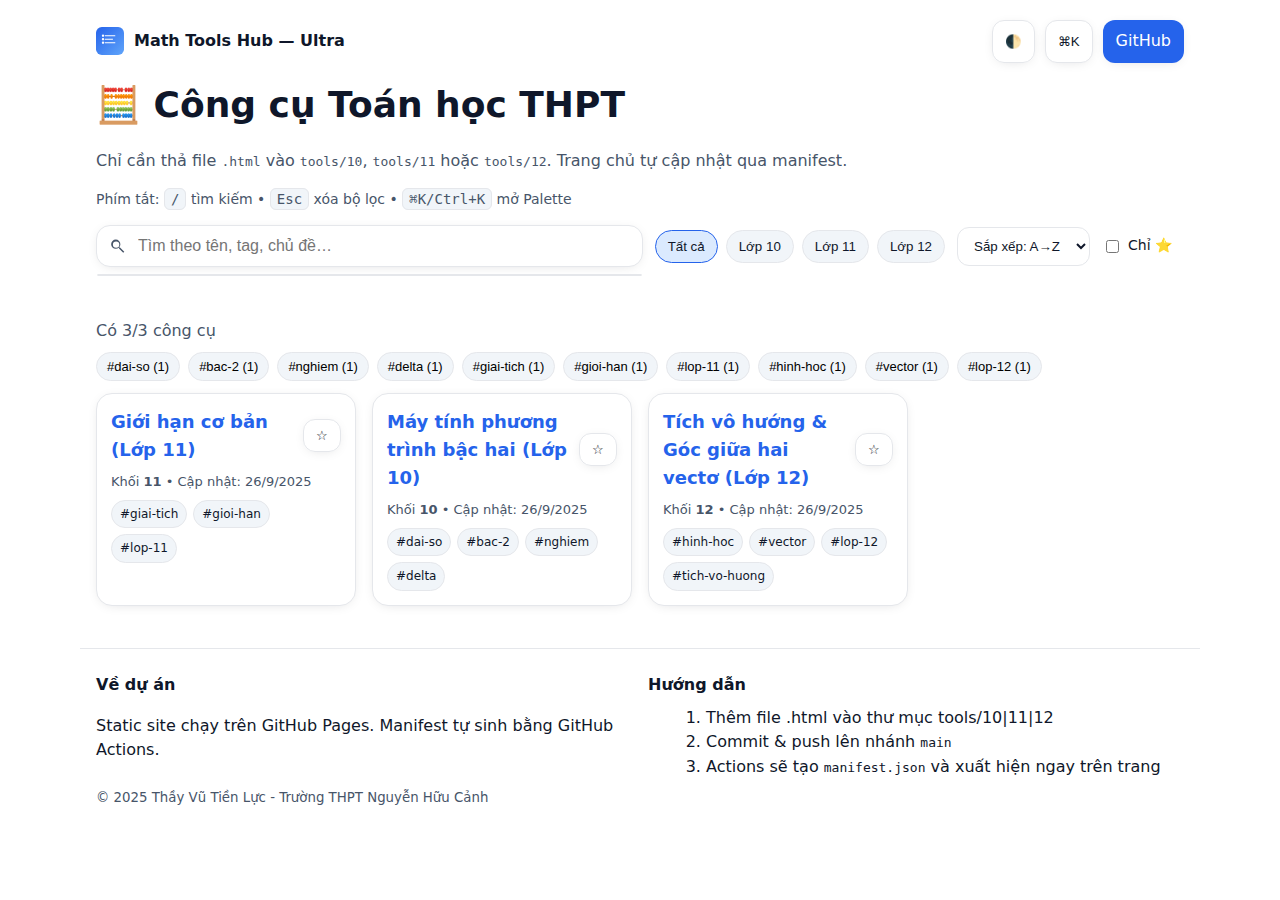
<file: index.html>
<!DOCTYPE html>
<html lang="vi">
<head>
  <meta charset="utf-8" />
  <meta name="viewport" content="width=device-width, initial-scale=1" />
  <title>Công cụ toán học - Tác giả: Thầy Vũ Tiến Lực - Trường THPT Nguyễn Hữu Cảnh (Lớp 10–11–12)</title>
  <meta name="description" content="Tìm công cụ Toán học THPT siêu nhanh: phím tắt, autosuggest, palette ⌘K/Ctrl+K, ⭐ yêu thích, gần đây.">
  <link rel="icon" href="assets/favicon.svg" type="image/svg+xml">
  <link rel="stylesheet" href="assets/styles.css" />
</head>
<body>
  <header class="shell">
    <nav class="topbar">
      <a class="brand" href="./" aria-label="Trang chủ">
        <img src="assets/logo.svg" alt="" width="28" height="28"/>
        <span>Math Tools Hub — Ultra</span>
      </a>
      <div class="top-actions">
        <button id="themeToggle" class="btn ghost" title="Đổi giao diện (Sáng/Tối)">🌓</button>
        <button id="openPalette" class="btn" title="Mở Command Palette (⌘K/Ctrl+K)">⌘K</button>
        <a class="btn primary" href="https://github.com/" target="_blank" rel="noopener">GitHub</a>
      </div>
    </nav>
    <div class="hero">
      <h1>🧮 Công cụ Toán học THPT</h1>
      <p>Chỉ cần thả file <code>.html</code> vào <code>tools/10</code>, <code>tools/11</code> hoặc <code>tools/12</code>. Trang chủ tự cập nhật qua manifest.</p>
      <div class="hints">
        <span>Phím tắt: <kbd>/</kbd> tìm kiếm • <kbd>Esc</kbd> xóa bộ lọc • <kbd>⌘K/Ctrl+K</kbd> mở Palette</span>
      </div>
    </div>
    <div class="toolbar">
      <div class="input-group">
        <svg viewBox="0 0 24 24" aria-hidden="true"><path d="M15.5 14h-.79l-.28-.27A6.471 6.471 0 0016 9.5 6.5 6.5 0 109.5 16c1.61 0 3.09-.59 4.23-1.57l.27.28v.79L20 21.5 21.5 20l-6-6zM10 14.5A4.5 4.5 0 1114.5 10 4.505 4.505 0 0110 14.5z"></path></svg>
        <input id="q" type="search" placeholder="Tìm theo tên, tag, chủ đề…" autocomplete="off"/>
      </div>
      <div class="filters">
        <div class="tabs" role="tablist" aria-label="Chọn khối">
          <button class="tab is-active" data-grade="">Tất cả</button>
          <button class="tab" data-grade="10">Lớp 10</button>
          <button class="tab" data-grade="11">Lớp 11</button>
          <button class="tab" data-grade="12">Lớp 12</button>
        </div>
        <select id="sort">
          <option value="title">Sắp xếp: A→Z</option>
          <option value="-title">Sắp xếp: Z→A</option>
          <option value="-updatedAt">Mới cập nhật</option>
          <option value="updatedAt">Cũ trước</option>
        </select>
        <label class="switch"><input type="checkbox" id="onlyFavs"><span>Chỉ ⭐</span></label>
      </div>
    </div>
  </header>

  <main class="shell">
    <section id="stats" class="stats"></section>
    <section id="chipbar" class="chipbar"></section>
    <section id="recents" class="recents"></section>
    <section id="list" class="grid"></section>
  </main>

  <footer class="shell footer">
    <div class="cols">
      <div>
        <h4>Về dự án</h4>
        <p>Static site chạy trên GitHub Pages. Manifest tự sinh bằng GitHub Actions.</p>
      </div>
      <div>
        <h4>Hướng dẫn</h4>
        <ol>
          <li>Thêm file .html vào thư mục tools/10|11|12</li>
          <li>Commit & push lên nhánh <code>main</code></li>
          <li>Actions sẽ tạo <code>manifest.json</code> và xuất hiện ngay trên trang</li>
        </ol>
      </div>
    </div>
    <small>© 2025 Thầy Vũ Tiền Lực - Trường THPT Nguyễn Hữu Cảnh</small>
  </footer>

  <script src="assets/app.js" defer></script>
</body>
</html>
</file>
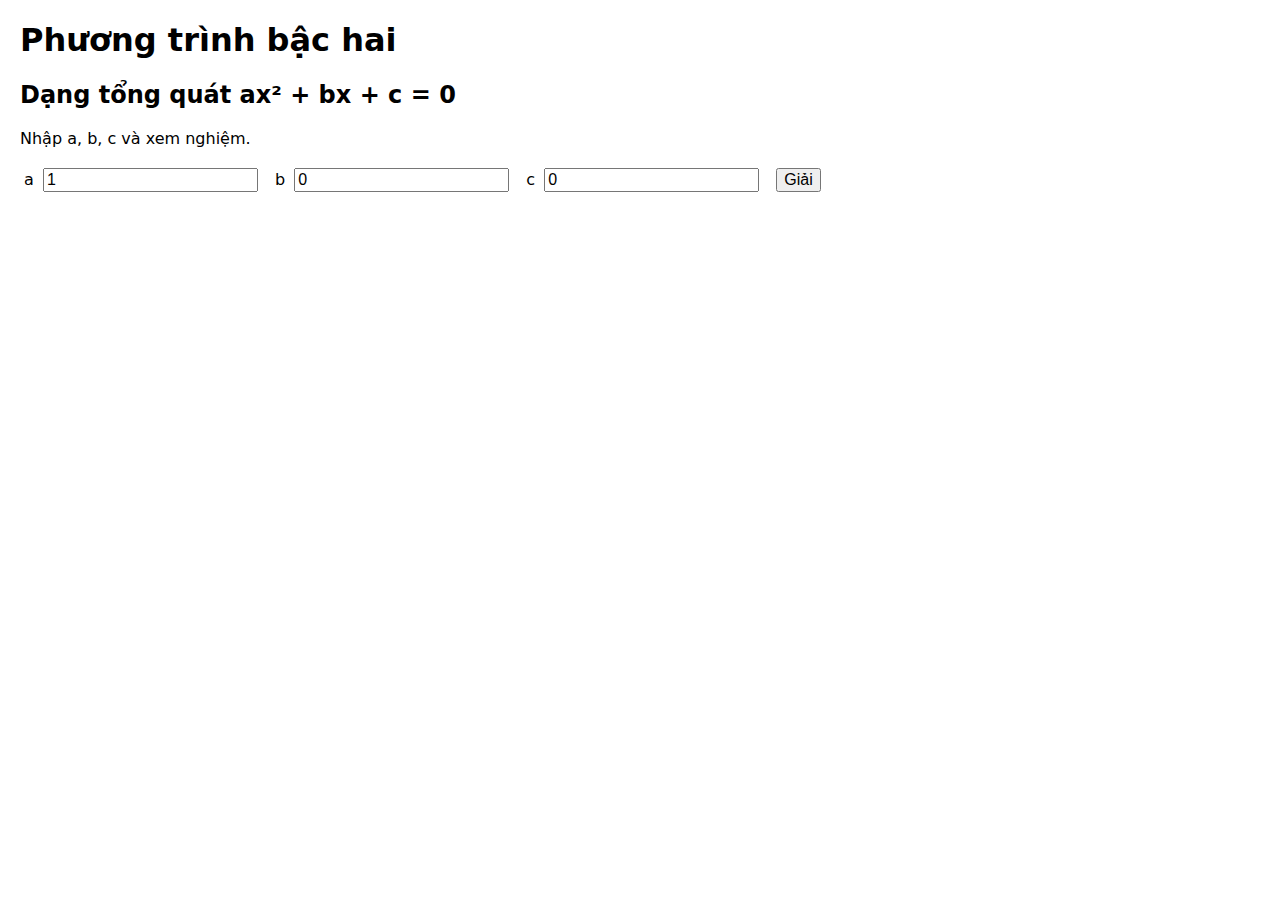
<file: tools/10/pt-bac-2.html>
<!DOCTYPE html>
<html lang="vi"><head>
<meta charset="utf-8"/>
<title>Máy tính phương trình bậc hai (Lớp 10)</title>
<meta name="tool-tags" content="dai-so, bac-2, nghiem, delta">
<meta name="keywords" content="quadratic, delta, nghiệm, phương trình bậc hai">
<meta name="viewport" content="width=device-width, initial-scale=1"/>
<style> body { font-family: system-ui; margin: 20px; } label,input,button{ font-size: 16px; margin:4px;} </style>
</head>
<body>
<h1>Phương trình bậc hai</h1>
<h2>Dạng tổng quát ax² + bx + c = 0</h2>
<p>Nhập a, b, c và xem nghiệm.</p>
<label>a <input id="a" type="number" step="any" value="1"></label>
<label>b <input id="b" type="number" step="any" value="0"></label>
<label>c <input id="c" type="number" step="any" value="0"></label>
<button onclick="solve()">Giải</button>
<pre id="out"></pre>
<script>
const aEl=document.getElementById('a'), bEl=document.getElementById('b'), cEl=document.getElementById('c'), out=document.getElementById('out');
function solve(){
  const a=+aEl.value,b=+bEl.value,c=+cEl.value;
  let msg='';
  if(a===0){ msg+='a=0 → không phải PT bậc 2'; out.textContent=msg; return; }
  const d=b*b-4*a*c; msg+=`Δ = ${d}\n`;
  if(d<0) msg+='Vô nghiệm thực';
  else if(d===0) msg+=`Nghiệm kép x = ${(-b)/(2*a)}`;
  else msg+=`x1=${(-b+Math.sqrt(d))/(2*a)}, x2=${(-b-Math.sqrt(d))/(2*a)}`;
  out.textContent=msg;
}
</script>
</body></html>
</file>
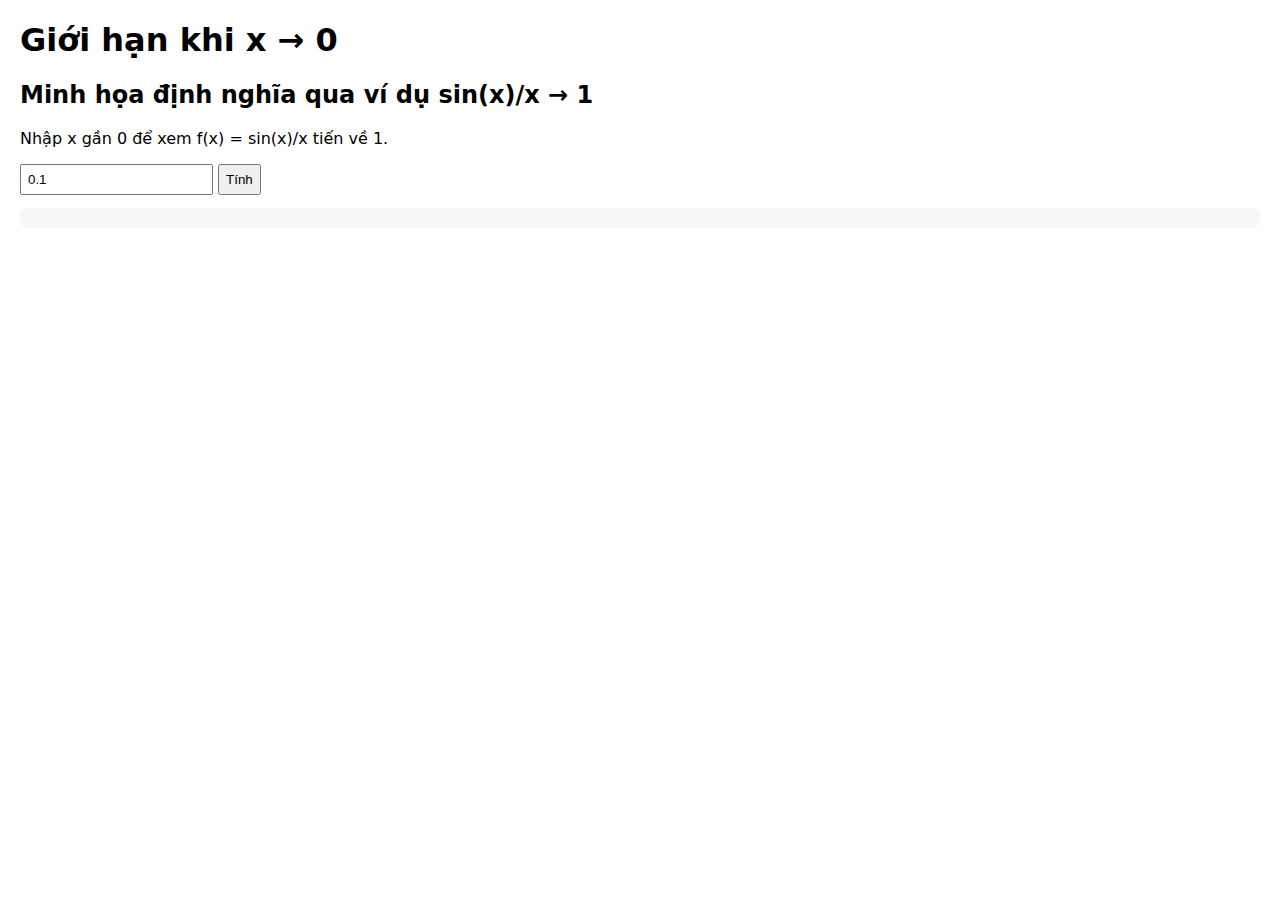
<file: tools/11/gioi-han-co-ban.html>
<!DOCTYPE html>
<html lang="vi"><head>
<meta charset="utf-8"/>
<title>Giới hạn cơ bản (Lớp 11)</title>
<meta name="tool-tags" content="giai-tich, gioi-han, lop-11">
<meta name="keywords" content="limit, sin x / x, giới hạn x→0">
<meta name="viewport" content="width=device-width, initial-scale=1"/>
<style> body{font-family:system-ui;margin:20px} input{padding:6px} button{padding:6px} pre{background:#f7f7f9;padding:10px;border-radius:8px}</style>
</head>
<body>
<h1>Giới hạn khi x → 0</h1>
<h2>Minh họa định nghĩa qua ví dụ sin(x)/x → 1</h2>
<p>Nhập x gần 0 để xem f(x) = sin(x)/x tiến về 1.</p>
<input id="x" type="number" step="0.001" value="0.1">
<button onclick="calc()">Tính</button>
<pre id="out"></pre>
<script>
function calc(){
  const x = +document.getElementById('x').value;
  const fx = (Math.abs(x) < 1e-12) ? 1 : Math.sin(x)/x;
  document.getElementById('out').textContent = `x=${x}\nf(x)=sin(x)/x≈${fx}`;
}
</script>
</body></html>
</file>
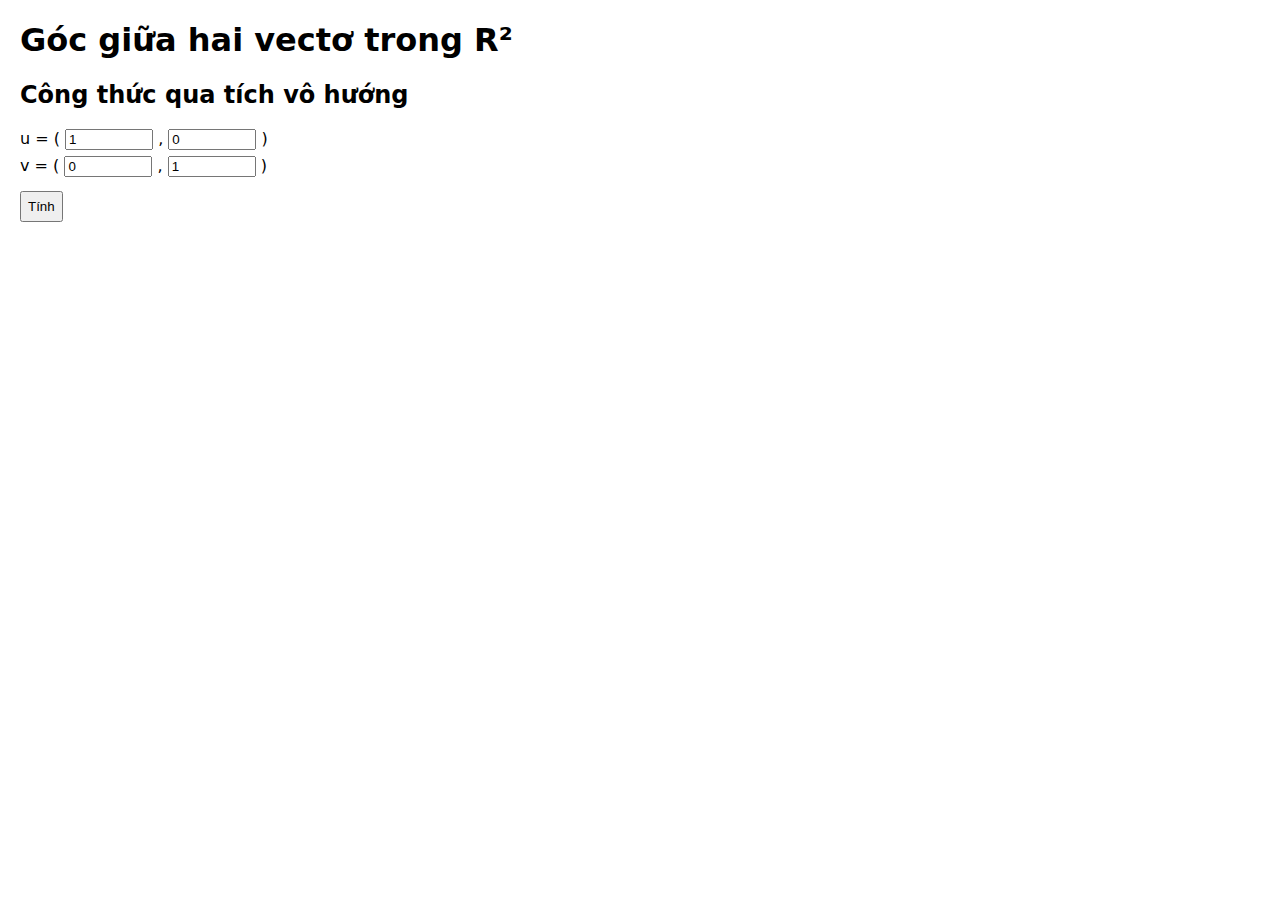
<file: tools/12/goc-giua-hai-vector.html>
<!DOCTYPE html>
<html lang="vi"><head>
<meta charset="utf-8"/>
<title>Tích vô hướng & Góc giữa hai vectơ (Lớp 12)</title>
<meta name="tool-tags" content="hinh-hoc, vector, lop-12, tich-vo-huong">
<meta name="keywords" content="vector, góc, dot product, cos">
<meta name="viewport" content="width=device-width, initial-scale=1"/>
<style> body{font-family:system-ui;margin:20px} label{display:block;margin:6px 0} input{width:80px} button{padding:6px;margin-top:8px}</style>
</head>
<body>
<h1>Góc giữa hai vectơ trong R²</h1>
<h2>Công thức qua tích vô hướng</h2>
<label>u = ( <input id="ux" type="number" step="any" value="1"> , <input id="uy" type="number" step="any" value="0"> )</label>
<label>v = ( <input id="vx" type="number" step="any" value="0"> , <input id="vy" type="number" step="any" value="1"> )</label>
<button onclick="calc()">Tính</button>
<pre id="out"></pre>
<script>
function calc(){
  const ux=+uxEl.value, uy=+uyEl.value, vx=+vxEl.value, vy=+vyEl.value;
  const dot = ux*vx + uy*vy;
  const nu = Math.hypot(ux,uy), nv = Math.hypot(vx,vy);
  if(nu===0 || nv===0){ out.textContent='Vectơ không được bằng 0'; return; }
  let cos = dot/(nu*nv);
  cos = Math.max(-1, Math.min(1, cos));
  const angle = Math.acos(cos)*180/Math.PI;
  out.textContent = `u·v=${dot}\n|u|=${nu.toFixed(4)}, |v|=${nv.toFixed(4)}\n∠(u,v)≈${angle.toFixed(2)}°`;
}
const uxEl=document.getElementById('ux'), uyEl=document.getElementById('uy'), vxEl=document.getElementById('vx'), vyEl=document.getElementById('vy'), out=document.getElementById('out');
</script>
</body></html>
</file>
<file: assets/styles.css>
:root{
  --bg: #ffffff;
  --text: #0f172a;
  --muted: #475569;
  --card: #ffffff;
  --border: #e5e7eb;
  --brand: #2563eb;
  --brand-weak: #dbeafe;
  --chip: #f1f5f9;
  --shadow: 0 2px 14px -6px rgba(2,6,23,.2);
  --hl: #fde68a;
}
@media (prefers-color-scheme: dark){
  :root{
    --bg: #0b1220;
    --text: #e5e7eb;
    --muted: #94a3b8;
    --card: #101826;
    --border: #1f2937;
    --brand: #60a5fa;
    --brand-weak: #0b2948;
    --chip: #0f172a;
    --shadow: 0 6px 20px -10px rgba(0,0,0,.6);
    --hl: #7c3aed33;
  }
}
:root.dark{
  --bg: #0b1220;
  --text: #e5e7eb;
  --muted: #94a3b8;
  --card: #101826;
  --border: #1f2937;
  --brand: #60a5fa;
  --brand-weak: #0b2948;
  --chip: #0f172a;
  --shadow: 0 6px 20px -10px rgba(0,0,0,.6);
  --hl: #7c3aed33;
}

*{box-sizing:border-box}
html,body{height:100%}
body{
  margin:0;
  font-family: ui-sans-serif, system-ui, -apple-system, Segoe UI, Roboto, Arial, sans-serif;
  background: var(--bg);
  color: var(--text);
  line-height: 1.55;
}
.shell{max-width: 1120px; margin: 0 auto; padding: 20px 16px}
.topbar{display:flex; align-items:center; justify-content:space-between; gap:12px;}
.brand{display:flex; align-items:center; gap:10px; font-weight:700; color:var(--text); text-decoration:none}
.brand img{display:block}
.top-actions{display:flex; gap:10px}
.btn{border:1px solid var(--border); background:var(--card); color:var(--text);
  border-radius: 12px; padding:8px 12px; cursor:pointer; box-shadow: var(--shadow); text-decoration:none; display:inline-flex; align-items:center; gap:8px}
.btn.primary{background: var(--brand); color: white; border-color: transparent}
.btn.ghost{background: transparent}

.hero{margin-top: 14px}
.hero h1{margin: 6px 0 6px; font-size: clamp(24px, 3vw, 36px)}
.hero p{color: var(--muted)}
.hints{margin-top:8px; color: var(--muted); font-size: 14px}
kbd{background: var(--chip); border:1px solid var(--border); border-radius:6px; padding:2px 6px;}

.toolbar{display:grid; gap:12px; grid-template-columns: 1fr; margin-top: 14px}
@media (min-width: 768px){ .toolbar{grid-template-columns: 1fr auto auto} }
.input-group{display:flex; align-items:center; background: var(--card); border:1px solid var(--border); border-radius:14px; padding: 10px 12px; gap:10px; box-shadow: var(--shadow); position: relative}
.input-group svg{width:18px; height:18px; fill: var(--muted)}
.input-group input{border:none; outline:none; width:100%; background:transparent; color: var(--text); font-size: 16px}

.filters{display:flex; gap:12px; align-items:center; justify-content:flex-end; flex-wrap:wrap}
.tabs{display:flex; gap:8px; flex-wrap:wrap}
.tab{border:1px solid var(--border); background: var(--chip); color:var(--text); padding: 8px 12px; border-radius:999px; cursor:pointer}
.tab.is-active{background: var(--brand-weak); border-color: var(--brand)}
.switch{display:flex; align-items:center; gap:6px; font-size: 14px}

select{padding:10px 12px; border:1px solid var(--border); border-radius: 12px; background: var(--card); color: var(--text)}

.stats{margin-top: 12px; color: var(--muted)}

.chipbar{display:flex; gap:8px; flex-wrap:wrap; margin: 8px 0 4px}
.chip{padding:6px 10px; border:1px solid var(--border); background: var(--chip); border-radius:999px; font-size: 13px; cursor:pointer}
.chip.is-active{outline: 2px solid var(--brand)}

.grid{display:grid; gap:16px; grid-template-columns: repeat(auto-fill, minmax(260px, 1fr)); margin-top: 10px}
.card{
  background: var(--card); border:1px solid var(--border); border-radius: 16px; padding: 14px;
  box-shadow: var(--shadow); display:flex; flex-direction:column; gap:8px
}
.card h3{margin:0; font-size: 18px}
.card .meta{font-size: 13px; color: var(--muted)}
.card .badges{display:flex; gap:6px; flex-wrap:wrap}
.badge{font-size: 12px; background: var(--chip); border:1px solid var(--border); padding: 4px 8px; border-radius: 999px}
.card a{color:var(--brand); text-decoration:none; font-weight:600}
.card a:hover{text-decoration:underline}

.footer{margin-top: 22px; border-top:1px solid var(--border); padding-top: 18px}
.footer .cols{display:grid; gap:16px; grid-template-columns: 1fr}
@media (min-width: 768px){ .footer .cols{grid-template-columns: 1fr 1fr} }
.footer h4{margin:6px 0}
.footer ol{margin:8px 0 0 18px}
.footer small{display:block; margin-top: 8px; color: var(--muted)}

/* Autosuggest */
.suggest{position:absolute; left:0; right:0; top:100%; margin-top:8px; background:var(--card); border:1px solid var(--border);
  border-radius:12px; box-shadow:var(--shadow); max-height:280px; overflow:auto; z-index: 10}
.sg-item{display:flex; justify-content:space-between; gap:10px; padding:8px 10px; cursor:pointer}
.sg-item:hover{background:var(--chip)}
mark{background: var(--hl); padding:0 2px; border-radius:4px}

/* Command Palette */
dialog.palette{border:none; border-radius:14px; width:min(700px,92vw); background:var(--card);
  color:var(--text); box-shadow:var(--shadow); padding:14px}
dialog.palette::backdrop{background:rgba(0,0,0,.4)}
#pal-q{width:100%; padding:10px 12px; border:1px solid var(--border); border-radius:12px; margin-bottom:10px; background:var(--bg); color:var(--text)}
#pal-list{max-height:360px; overflow:auto}
.pal-item{display:flex; gap:8px; justify-content:space-between; padding:8px 10px; border-radius:10px; cursor:pointer}
.pal-item:hover{background:var(--chip)}

/* Recents */
.recents{margin-top:12px}
.recents h4{margin:0 0 6px 0}
.recents .row{display:flex; gap:10px; flex-wrap:wrap}
.recents a{border:1px solid var(--border); background:var(--chip); padding:6px 10px; border-radius:999px; text-decoration:none; color:var(--text)}
.recents a:hover{background:var(--brand-weak)}
</file>
